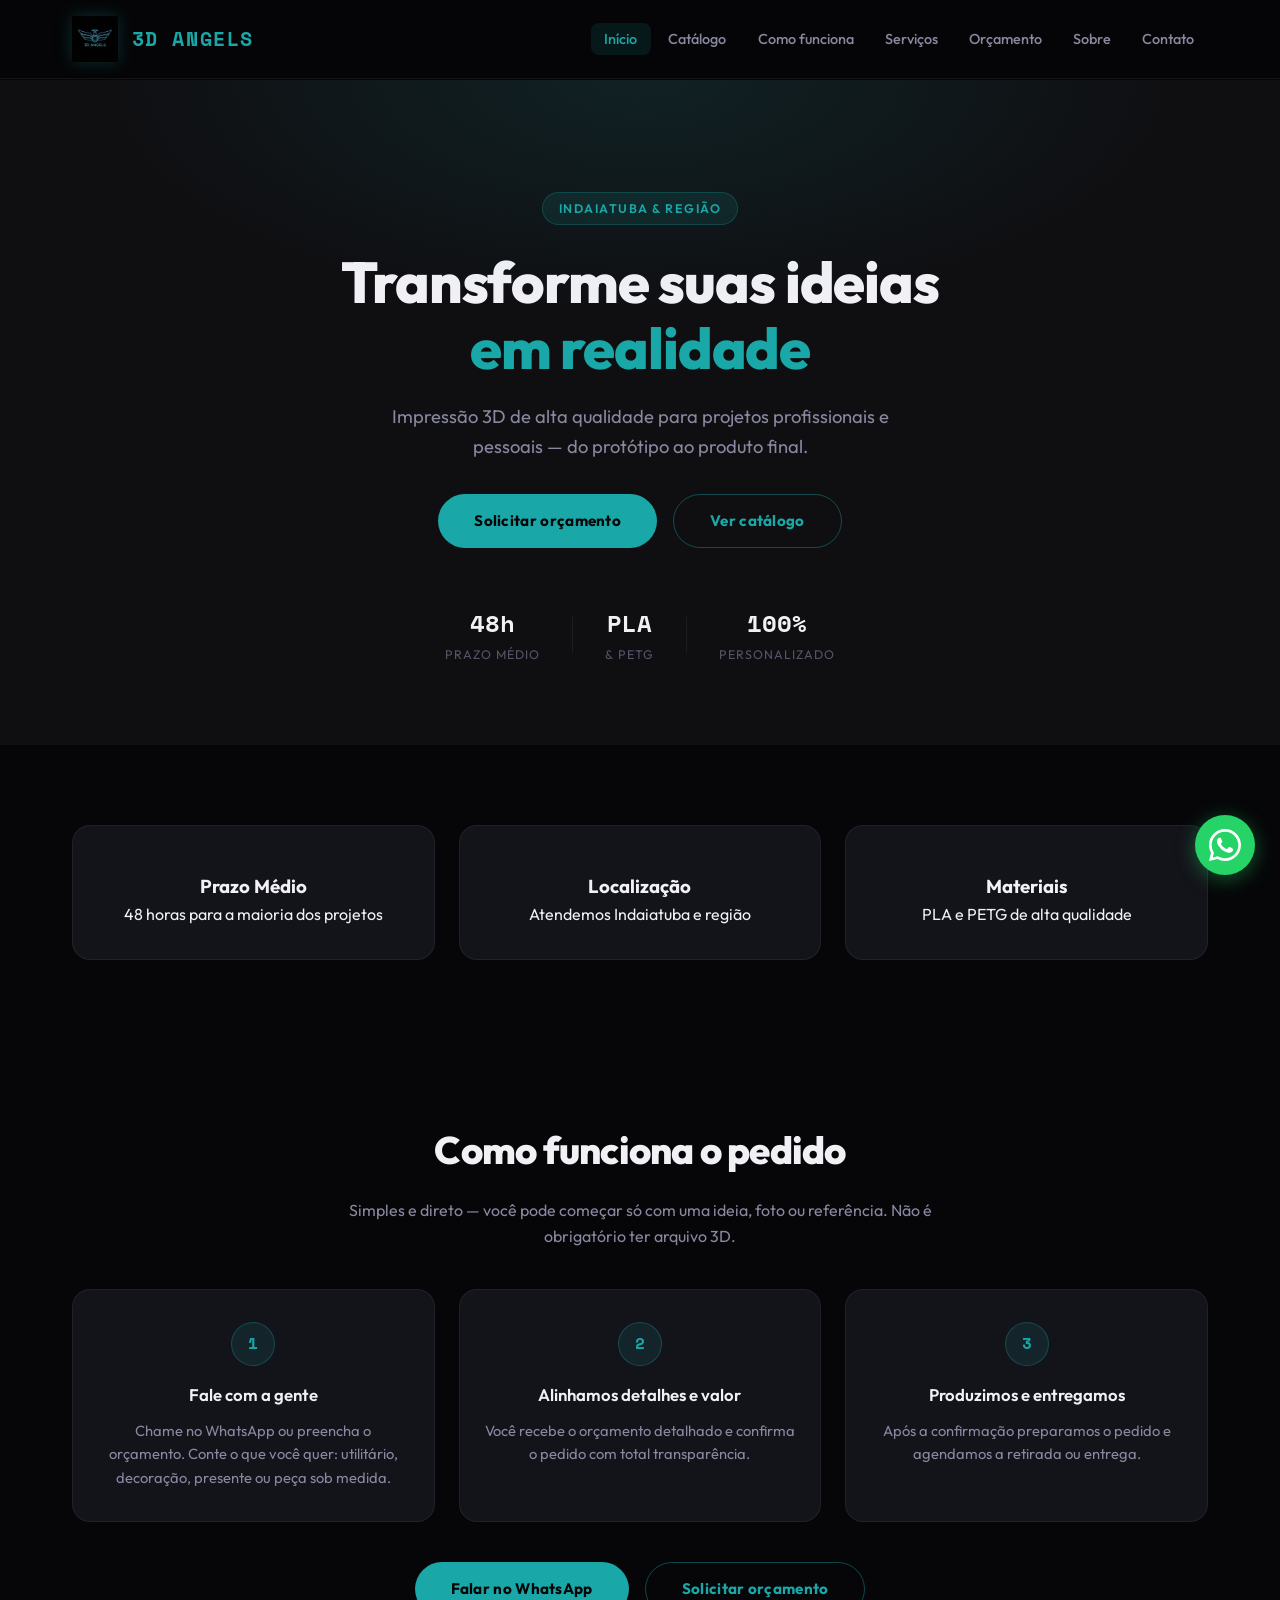
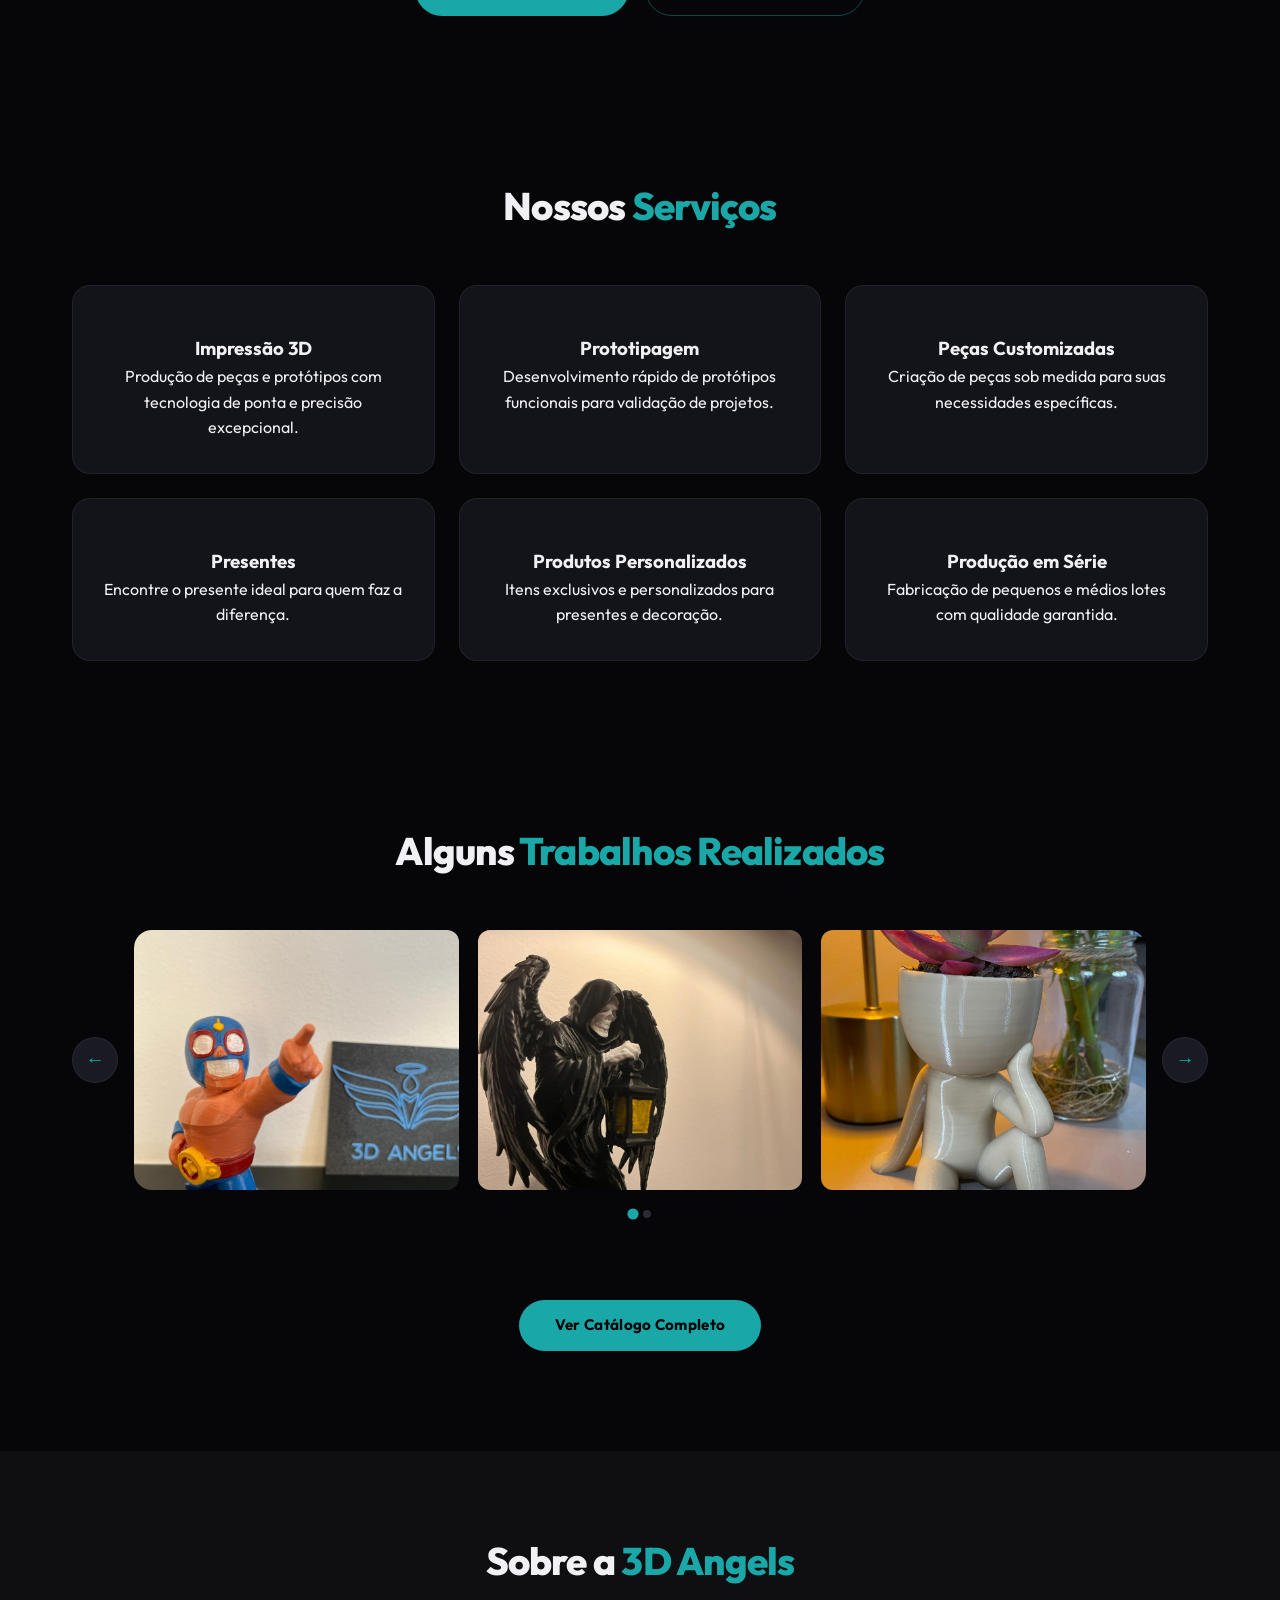
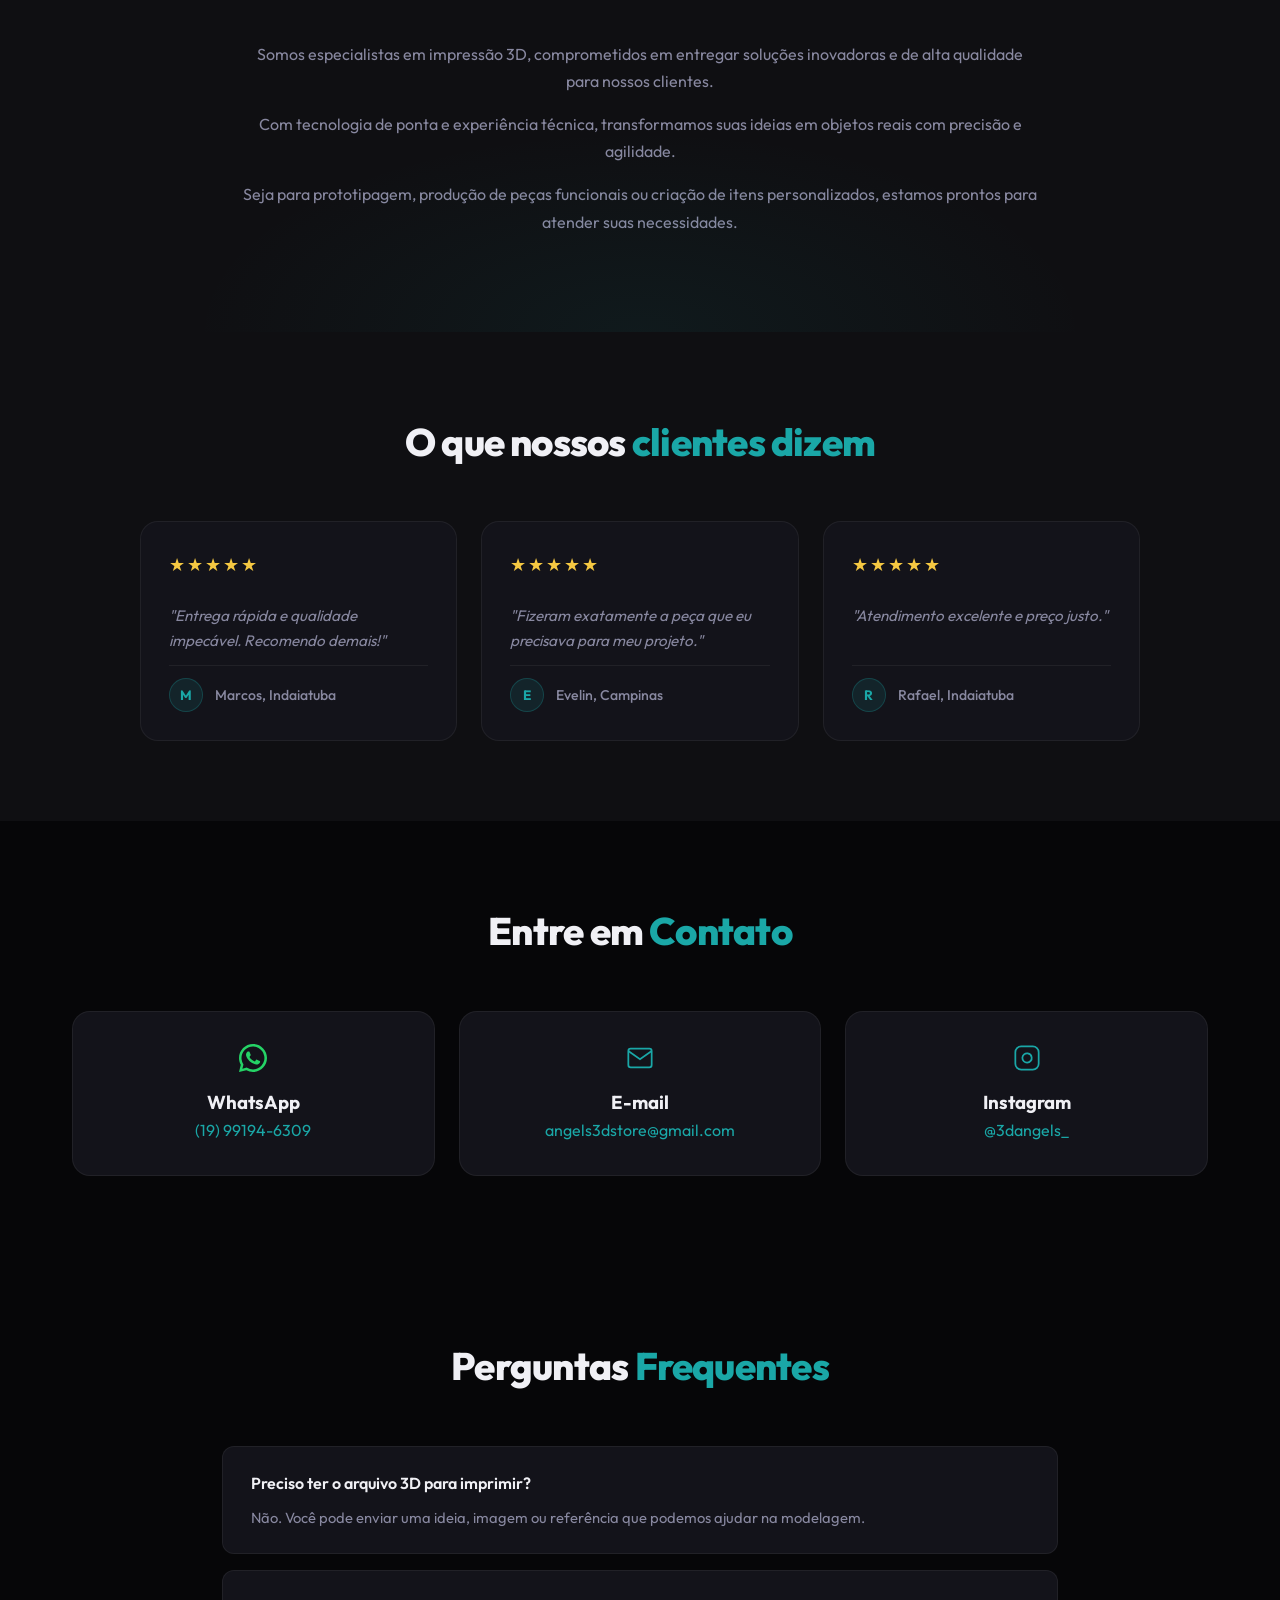
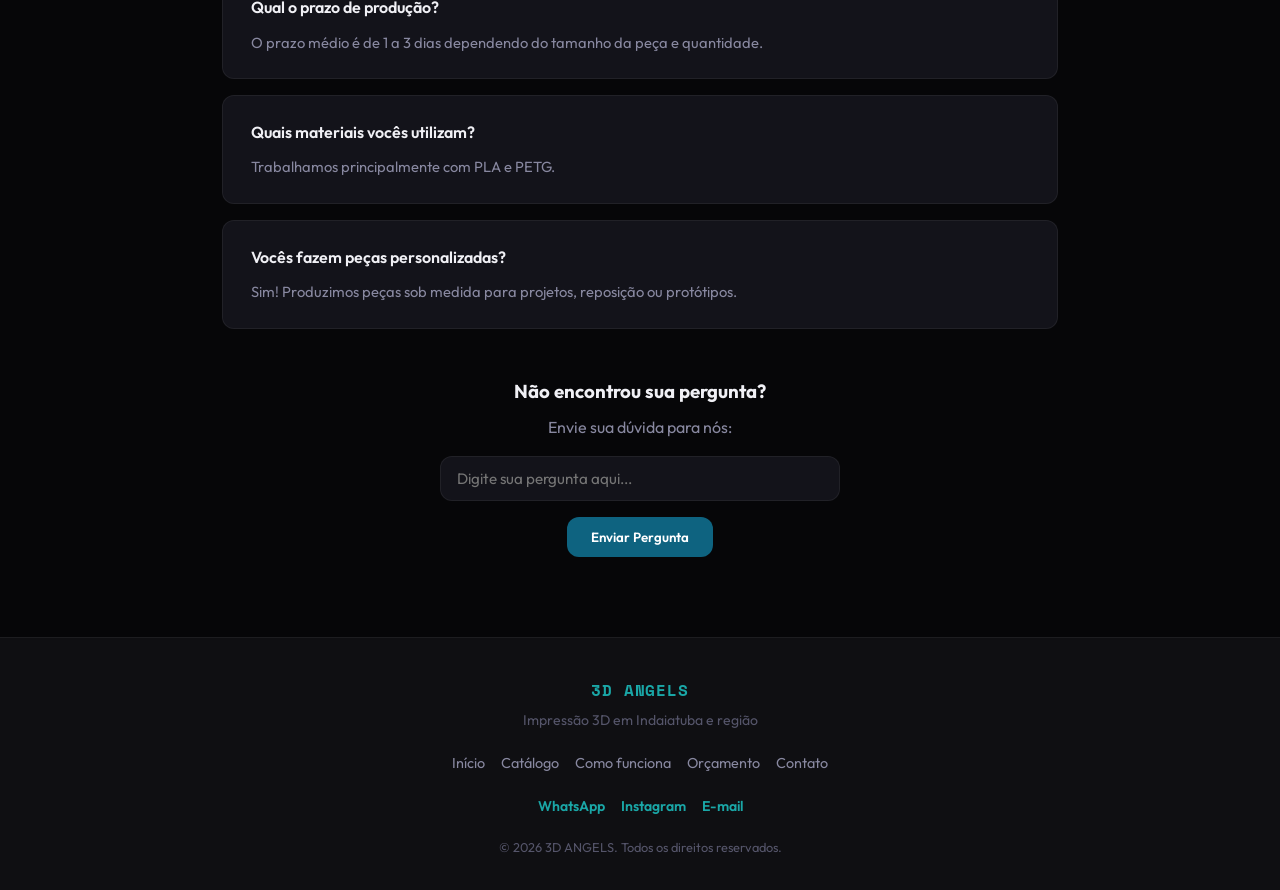
<file: index.html>
<!DOCTYPE html>
<html lang="pt-BR">
<head>
    <meta charset="UTF-8">
    <meta name="viewport" content="width=device-width, initial-scale=1.0, viewport-fit=cover">
    <title>Impressão 3D em Indaiatuba - SP | 3D Angels</title>
    <meta name="description" content="3D Angels - Impressão 3D de alta qualidade em Indaiatuba e região. Peças personalizadas, protótipos, presentes e decoração em PLA e PETG. Solicite seu orçamento!">
    <meta name="keywords" content="impressão 3D Indaiatuba, impressão 3D SP, peças 3D personalizadas, prototipagem, presentes 3D, 3D Angels">
    <meta name="author" content="3D Angels">
    <meta property="og:title" content="Impressão 3D em Indaiatuba | 3D Angels">
    <meta property="og:description" content="Peças 3D personalizadas, protótipos e presentes. Atendemos Indaiatuba e região. Solicite seu orçamento agora!">
    <meta property="og:type" content="website">
    <meta property="og:image" content="img/logo.png">
    <meta property="og:locale" content="pt_BR">
    <meta name="twitter:card" content="summary_large_image">
    <meta name="theme-color" content="#0e6380">
    <link rel="icon" type="image/png" href="img/logo.png">
    <link rel="apple-touch-icon" href="img/logo.png">
    <link rel="stylesheet" href="style.css">
</head>
<body id="top">

<a href="#main-content" class="skip-link">Pular para o conteúdo</a>

<header>
    <nav>
        <div class="logo-container" onclick="location.reload()" style="cursor:pointer;">
            <img src="img/logo.png" alt="Logo 3D Angels" class="logo-img">
            <span class="logo-text">3D ANGELS</span>
        </div>
        <button type="button" class="menu-toggle" onclick="toggleMenu()" aria-label="Abrir ou fechar o menu" aria-expanded="false" aria-controls="navLinks">☰</button>
        <ul class="nav-links" id="navLinks">
            <li><a href="#home">Início</a></li>
            <li><a href="catalogo.html">Catálogo</a></li>
            <li><a href="#como-funciona">Como funciona</a></li>
            <li><a href="#services">Serviços</a></li>
            <li><a href="orcamento.html">Orçamento</a></li>
            <li><a href="#about">Sobre</a></li>
            <li><a href="#contact">Contato</a></li>
        </ul>
    </nav>
</header>

<main id="main-content">

    <!-- ===================== HERO ===================== -->
    <section id="home" class="hero">
        <div class="hero-eyebrow">Indaiatuba & região</div>
        <h1>Transforme suas ideias<br><span>em realidade</span></h1>
        <p>Impressão 3D de alta qualidade para projetos profissionais e pessoais — do protótipo ao produto final.</p>
        <div class="hero-actions">
            <a href="orcamento.html" class="cta-button">Solicitar orçamento</a>
            <a href="catalogo.html" class="cta-button cta-button-secondary">Ver catálogo</a>
        </div>
        <div class="hero-stats">
            <div class="hero-stat">
                <span class="hero-stat-num">48h</span>
                <span class="hero-stat-label">Prazo médio</span>
            </div>
            <div class="hero-stat-divider"></div>
            <div class="hero-stat">
                <span class="hero-stat-num">PLA</span>
                <span class="hero-stat-label">& PETG</span>
            </div>
            <div class="hero-stat-divider"></div>
            <div class="hero-stat">
                <span class="hero-stat-num">100%</span>
                <span class="hero-stat-label">Personalizado</span>
            </div>
        </div>
    </section>

    <!-- ===================== HIGHLIGHTS ===================== -->
    <section class="highlights">
        <div class="highlights-grid">
            <div class="highlight-card fade-in">
                <div class="highlight-icon"></div>
                <h3>Prazo Médio</h3>
                <p>48 horas para a maioria dos projetos</p>
            </div>
            <div class="highlight-card fade-in">
                <div class="highlight-icon"></div>
                <h3>Localização</h3>
                <p>Atendemos Indaiatuba e região</p>
            </div>
            <div class="highlight-card fade-in">
                <div class="highlight-icon"></div>
                <h3>Materiais</h3>
                <p>PLA e PETG de alta qualidade</p>
            </div>
        </div>
    </section>

    <!-- ===================== COMO FUNCIONA ===================== -->
    <section id="como-funciona" class="como-funciona" aria-labelledby="titulo-como-funciona">
        <h2 id="titulo-como-funciona" class="section-title">Como funciona o pedido</h2>
        <p class="como-funciona-intro">Simples e direto — você pode começar só com uma ideia, foto ou referência. Não é obrigatório ter arquivo 3D.</p>
        <div class="passos-grid">
            <div class="passo-card fade-in">
                <span class="passo-num" aria-hidden="true">1</span>
                <h3>Fale com a gente</h3>
                <p>Chame no WhatsApp ou preencha o orçamento. Conte o que você quer: utilitário, decoração, presente ou peça sob medida.</p>
            </div>
            <div class="passo-card fade-in">
                <span class="passo-num" aria-hidden="true">2</span>
                <h3>Alinhamos detalhes e valor</h3>
                <p>Você recebe o orçamento detalhado e confirma o pedido com total transparência.</p>
            </div>
            <div class="passo-card fade-in">
                <span class="passo-num" aria-hidden="true">3</span>
                <h3>Produzimos e entregamos</h3>
                <p>Após a confirmação preparamos o pedido e agendamos a retirada ou entrega.</p>
            </div>
        </div>
        <div class="como-funciona-cta">
            <a href="https://wa.me/5519991946309" class="cta-button" target="_blank" rel="noopener noreferrer">Falar no WhatsApp</a>
            <a href="orcamento.html" class="cta-button cta-button-secondary">Solicitar orçamento</a>
        </div>
    </section>

    <!-- ===================== SERVIÇOS ===================== -->
    <section id="services" class="services">
        <h2 class="section-title">Nossos <span>Serviços</span></h2>
        <div class="services-grid">
            <div class="service-card fade-in">
                <div class="service-icon"></div>
                <h3>Impressão 3D</h3>
                <p>Produção de peças e protótipos com tecnologia de ponta e precisão excepcional.</p>
            </div>
            <div class="service-card fade-in">
                <div class="service-icon"></div>
                <h3>Prototipagem</h3>
                <p>Desenvolvimento rápido de protótipos funcionais para validação de projetos.</p>
            </div>
            <div class="service-card fade-in">
                <div class="service-icon"></div>
                <h3>Peças Customizadas</h3>
                <p>Criação de peças sob medida para suas necessidades específicas.</p>
            </div>
            <div class="service-card fade-in">
                <div class="service-icon"></div>
                <h3>Presentes</h3>
                <p>Encontre o presente ideal para quem faz a diferença.</p>
            </div>
            <div class="service-card fade-in">
                <div class="service-icon"></div>
                <h3>Produtos Personalizados</h3>
                <p>Itens exclusivos e personalizados para presentes e decoração.</p>
            </div>
            <div class="service-card fade-in">
                <div class="service-icon"></div>
                <h3>Produção em Série</h3>
                <p>Fabricação de pequenos e médios lotes com qualidade garantida.</p>
            </div>
        </div>
    </section>

    <!-- ===================== PORTFÓLIO ===================== -->
    <section class="portfolio">
        <h2 class="section-title">Alguns <span>Trabalhos Realizados</span></h2>
        <div class="carousel-wrapper">
            <button type="button" class="carousel-btn prev" onclick="moverCarrossel(-1)" aria-label="Ver imagens anteriores">&#8592;</button>
            <div class="carousel-track" id="carouselTrack">
                <img src="img/portfolio/1.jpeg" alt="Peça impressa 3D" loading="lazy" decoding="async" width="400" height="260">
                <img src="img/portfolio/2.jpeg" alt="Protótipo 3D" loading="lazy" decoding="async" width="400" height="260">
                <img src="img/portfolio/3.jpeg" alt="Produto personalizado 3D" loading="lazy" decoding="async" width="400" height="260">
                <img src="img/portfolio/4.jpeg" alt="Impressão 3D decorativa" loading="lazy" decoding="async" width="400" height="260">
                <img src="img/portfolio/5.jpeg" alt="Peça funcional 3D" loading="lazy" decoding="async" width="400" height="260">
                <img src="img/portfolio/6.jpeg" alt="Produto 3D personalizado" loading="lazy" decoding="async" width="400" height="260">
            </div>
            <button type="button" class="carousel-btn next" onclick="moverCarrossel(1)" aria-label="Ver próximas imagens">&#8594;</button>
        </div>
        <p class="carousel-counter" id="carouselCounter" aria-live="polite" aria-atomic="true" hidden></p>
        <div class="carousel-dots" id="carouselDots"></div>
        <div class="catalogo-btn-container">
            <a href="catalogo.html" class="cta-button">Ver Catálogo Completo</a>
        </div>
    </section>

    <!-- ===================== SOBRE ===================== -->
    <section id="about" class="about">
        <div class="about-content">
            <h2 class="section-title">Sobre a <span>3D Angels</span></h2>
            <p>Somos especialistas em impressão 3D, comprometidos em entregar soluções inovadoras e de alta qualidade para nossos clientes.</p>
            <p>Com tecnologia de ponta e experiência técnica, transformamos suas ideias em objetos reais com precisão e agilidade.</p>
            <p>Seja para prototipagem, produção de peças funcionais ou criação de itens personalizados, estamos prontos para atender suas necessidades.</p>
        </div>
    </section>

    <!-- ===================== DEPOIMENTOS ===================== -->
    <section class="testimonials">
        <h2 class="section-title">O que nossos <span>clientes dizem</span></h2>
        <div class="testimonials-grid">
            <div class="testimonial-card fade-in">
                <div class="stars">★★★★★</div>
                <p>"Entrega rápida e qualidade impecável. Recomendo demais!"</p>
                <div class="testimonial-author">
                    <div class="testimonial-avatar">M</div>
                    <strong>Marcos, Indaiatuba</strong>
                </div>
            </div>
            <div class="testimonial-card fade-in">
                <div class="stars">★★★★★</div>
                <p>"Fizeram exatamente a peça que eu precisava para meu projeto."</p>
                <div class="testimonial-author">
                    <div class="testimonial-avatar">E</div>
                    <strong>Evelin, Campinas</strong>
                </div>
            </div>
            <div class="testimonial-card fade-in">
                <div class="stars">★★★★★</div>
                <p>"Atendimento excelente e preço justo."</p>
                <div class="testimonial-author">
                    <div class="testimonial-avatar">R</div>
                    <strong>Rafael, Indaiatuba</strong>
                </div>
            </div>
        </div>
    </section>

    <!-- ===================== CONTATO ===================== -->
    <section id="contact" class="contact">
        <h2 class="section-title">Entre em <span>Contato</span></h2>
        <div class="contact-info">
            <div class="contact-card fade-in">
                <div class="contact-icon">
                    <svg width="28" height="28" viewBox="0 0 24 24" fill="#25D366"><path d="M17.472 14.382c-.297-.149-1.758-.867-2.03-.967-.273-.099-.471-.148-.67.15-.197.297-.767.966-.94 1.164-.173.199-.347.223-.644.075-.297-.15-1.255-.463-2.39-1.475-.883-.788-1.48-1.761-1.653-2.059-.173-.297-.018-.458.13-.606.134-.133.298-.347.446-.52.149-.174.198-.298.298-.497.099-.198.05-.371-.025-.52-.075-.149-.669-1.612-.916-2.207-.242-.579-.487-.5-.669-.51-.173-.008-.371-.01-.57-.01-.198 0-.52.074-.792.372-.272.297-1.04 1.016-1.04 2.479 0 1.462 1.065 2.875 1.213 3.074.149.198 2.096 3.2 5.077 4.487.709.306 1.262.489 1.694.625.712.227 1.36.195 1.871.118.571-.085 1.758-.719 2.006-1.413.248-.694.248-1.289.173-1.413-.074-.124-.272-.198-.57-.347z"/><path d="M12 0C5.373 0 0 5.373 0 12c0 2.127.558 4.126 1.535 5.858L0 24l6.302-1.513A11.946 11.946 0 0 0 12 24c6.627 0 12-5.373 12-12S18.627 0 12 0zm0 21.818a9.818 9.818 0 0 1-5.006-1.373l-.36-.214-3.737.897.934-3.62-.235-.372A9.818 9.818 0 1 1 12 21.818z"/></svg>
                </div>
                <h3>WhatsApp</h3>
                <a href="https://wa.me/5519991946309" target="_blank" rel="noopener noreferrer">(19) 99194-6309</a>
            </div>
            <div class="contact-card fade-in">
                <div class="contact-icon">
                    <svg width="28" height="28" viewBox="0 0 24 24" fill="none" stroke="var(--neon-blue)" stroke-width="1.5"><path d="M4 4h16c1.1 0 2 .9 2 2v12c0 1.1-.9 2-2 2H4c-1.1 0-2-.9-2-2V6c0-1.1.9-2 2-2z"/><polyline points="22,6 12,13 2,6"/></svg>
                </div>
                <h3>E-mail</h3>
                <a href="mailto:angels3dstore@gmail.com">angels3dstore@gmail.com</a>
            </div>
            <div class="contact-card fade-in">
                <div class="contact-icon">
                    <svg width="28" height="28" viewBox="0 0 24 24" fill="none" stroke="var(--neon-blue)" stroke-width="1.5"><rect x="2" y="2" width="20" height="20" rx="5"/><path d="M16 11.37A4 4 0 1 1 12.63 8 4 4 0 0 1 16 11.37z"/><line x1="17.5" y1="6.5" x2="17.51" y2="6.5"/></svg>
                </div>
                <h3>Instagram</h3>
                <a href="https://www.instagram.com/3dangels_" target="_blank" rel="noopener noreferrer">@3dangels_</a>
            </div>
        </div>
    </section>

    <!-- ===================== FAQ ===================== -->
    <section class="faq">
        <h2 class="section-title">Perguntas <span>Frequentes</span></h2>
        <div class="faq-container">
            <div class="faq-item">
                <h3>Preciso ter o arquivo 3D para imprimir?</h3>
                <p>Não. Você pode enviar uma ideia, imagem ou referência que podemos ajudar na modelagem.</p>
            </div>
            <div class="faq-item">
                <h3>Qual o prazo de produção?</h3>
                <p>O prazo médio é de 1 a 3 dias dependendo do tamanho da peça e quantidade.</p>
            </div>
            <div class="faq-item">
                <h3>Quais materiais vocês utilizam?</h3>
                <p>Trabalhamos principalmente com PLA e PETG.</p>
            </div>
            <div class="faq-item">
                <h3>Vocês fazem peças personalizadas?</h3>
                <p>Sim! Produzimos peças sob medida para projetos, reposição ou protótipos.</p>
            </div>
        </div>
        <div class="faq-pergunta">
            <h3>Não encontrou sua pergunta?</h3>
            <p>Envie sua dúvida para nós:</p>
            <input type="text" id="perguntaCliente" placeholder="Digite sua pergunta aqui...">
            <button onclick="enviarPergunta()">Enviar Pergunta</button>
        </div>
    </section>

</main>

<footer class="site-footer">
    <div class="footer-inner">
        <div class="footer-brand">
            <strong>3D ANGELS</strong>
            <span>Impressão 3D em Indaiatuba e região</span>
        </div>
        <nav class="footer-nav" aria-label="Links do rodapé">
            <a href="#home">Início</a>
            <a href="catalogo.html">Catálogo</a>
            <a href="#como-funciona">Como funciona</a>
            <a href="orcamento.html">Orçamento</a>
            <a href="#contact">Contato</a>
        </nav>
        <div class="footer-social">
            <a href="https://wa.me/5519991946309" target="_blank" rel="noopener noreferrer">WhatsApp</a>
            <a href="https://www.instagram.com/3dangels_" target="_blank" rel="noopener noreferrer">Instagram</a>
            <a href="mailto:angels3dstore@gmail.com">E-mail</a>
        </div>
        <p class="footer-copy">&copy; 2026 3D ANGELS. Todos os direitos reservados.</p>
    </div>
</footer>

<a href="#top" class="back-to-top" aria-label="Voltar ao topo" aria-hidden="true" tabindex="-1"><span aria-hidden="true">↑</span></a>

<a href="https://wa.me/5519991946309" class="whatsapp-float" target="_blank" rel="noopener noreferrer" title="Fale conosco no WhatsApp">
    <svg xmlns="http://www.w3.org/2000/svg" viewBox="0 0 32 32" width="32" height="32" fill="white">
        <path d="M16 0C7.163 0 0 7.163 0 16c0 2.822.736 5.466 2.027 7.761L0 32l8.481-2.003A15.93 15.93 0 0 0 16 32c8.837 0 16-7.163 16-16S24.837 0 16 0zm0 29.333a13.27 13.27 0 0 1-6.748-1.833l-.484-.287-5.033 1.188 1.227-4.895-.317-.502A13.267 13.267 0 0 1 2.667 16C2.667 8.636 8.636 2.667 16 2.667S29.333 8.636 29.333 16 23.364 29.333 16 29.333zm7.273-9.926c-.398-.199-2.354-1.162-2.719-1.294-.365-.133-.631-.199-.897.199-.266.398-1.029 1.294-1.261 1.56-.232.266-.465.299-.863.1-.398-.199-1.681-.62-3.203-1.977-1.184-1.056-1.983-2.36-2.215-2.758-.232-.398-.025-.613.174-.811.179-.178.398-.465.597-.698.199-.232.266-.398.398-.664.133-.266.066-.498-.033-.697-.1-.199-.897-2.162-1.229-2.96-.324-.778-.653-.673-.897-.686l-.764-.013c-.266 0-.697.1-1.063.498-.365.398-1.394 1.362-1.394 3.322s1.427 3.853 1.626 4.119c.199.266 2.808 4.287 6.803 6.013.951.411 1.693.657 2.271.841.954.304 1.822.261 2.508.158.765-.114 2.354-.962 2.686-1.891.332-.929.332-1.726.232-1.891-.099-.166-.365-.266-.763-.465z"/>
    </svg>
</a>

<script type="application/ld+json">
{
    "@context": "https://schema.org",
    "@type": "LocalBusiness",
    "name": "3D Angels",
    "description": "Impressão 3D de alta qualidade em Indaiatuba e região. Peças personalizadas, protótipos e presentes em PLA e PETG.",
    "email": "angels3dstore@gmail.com",
    "telephone": "+55-19-99194-6309",
    "image": "img/logo.png",
    "areaServed": {
        "@type": "AdministrativeArea",
        "name": "Indaiatuba e região, São Paulo"
    },
    "sameAs": ["https://www.instagram.com/3dangels_"]
}
</script>

<script src="js/back-to-top.js"></script>
<script src="js/Faq.js"></script>
<script src="js/main.js"></script>
<script>
    function toggleMenu() {
        var navLinks = document.getElementById('navLinks');
        var btn = document.querySelector('.menu-toggle');
        navLinks.classList.toggle('active');
        if (btn) btn.setAttribute('aria-expanded', navLinks.classList.contains('active'));
    }
</script>

</body>
</html>
</file>
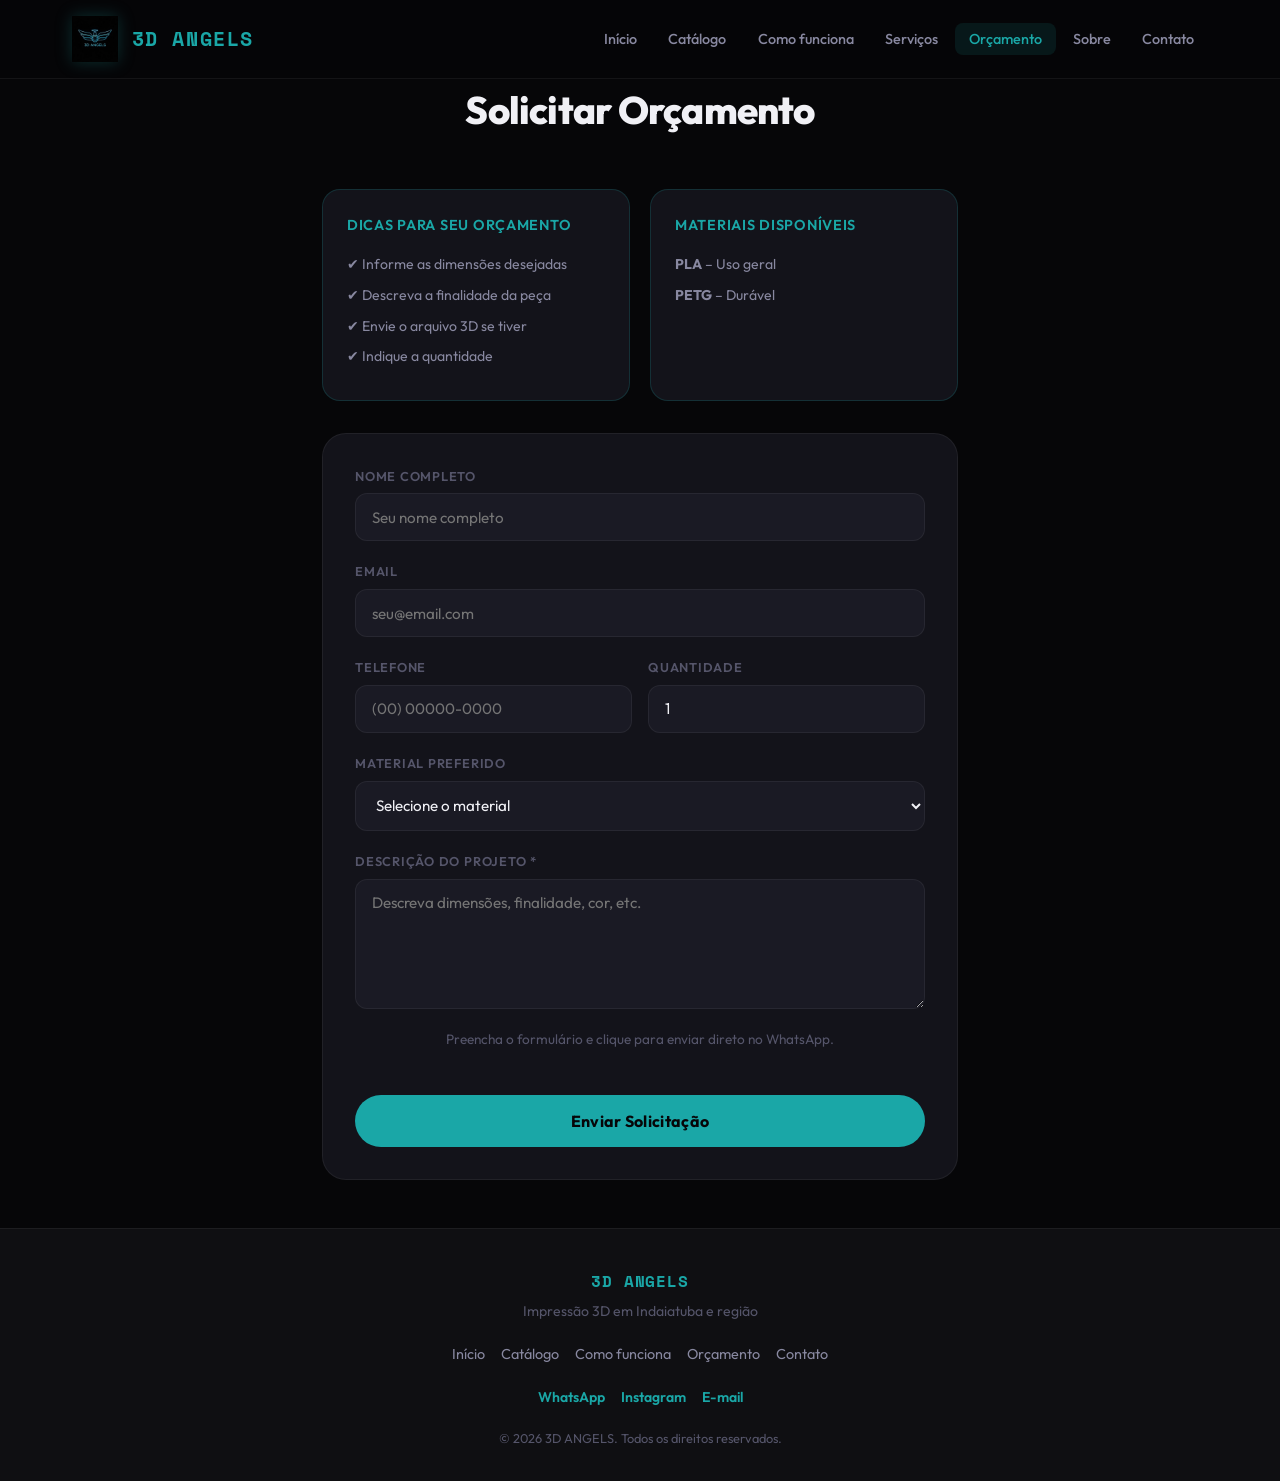
<file: orcamento.html>
<!DOCTYPE html>
<html lang="pt-BR">
<head>
    <meta charset="UTF-8">
    <title>Solicite um Orçamento | 3D Angels</title>
    <meta name="viewport" content="width=device-width, initial-scale=1.0, viewport-fit=cover">
    <meta name="description" content="Solicite orçamento de impressão 3D com a 3D Angels — Indaiatuba e região. Envie detalhes da peça e receba retorno rápido.">
    <meta name="theme-color" content="#0e6380">
    <link rel="icon" type="image/png" href="img/logo.png">
    <link rel="stylesheet" href="style.css">
</head>
<body id="top">

<a href="#main-content" class="skip-link">Pular para o conteúdo</a>

<header>
    <nav>
        <div class="logo-container" onclick="window.location.href='index.html'" style="cursor:pointer;">
            <img src="img/logo.png" alt="Logo 3D Angels" class="logo-img">
            <span class="logo-text">3D ANGELS</span>
        </div>
        <button type="button" class="menu-toggle" onclick="toggleMenu()" aria-label="Abrir ou fechar o menu" aria-expanded="false" aria-controls="navLinks">☰</button>
        <ul class="nav-links" id="navLinks">
            <li><a href="index.html">Início</a></li>
            <li><a href="catalogo.html">Catálogo</a></li>
            <li><a href="index.html#como-funciona">Como funciona</a></li>
            <li><a href="index.html#services">Serviços</a></li>
            <li><a href="orcamento.html" class="active">Orçamento</a></li>
            <li><a href="index.html#about">Sobre</a></li>
            <li><a href="index.html#contact">Contato</a></li>
        </ul>
    </nav>
</header>

<section class="orcamento" id="main-content">
    <h2 class="section-title">Solicitar Orçamento</h2>

    <!-- DICAS (aparece acima do form no mobile) -->
    <div class="orcamento-dicas">
        <div class="dica-bloco">
            <h4>Dicas para seu orçamento</h4>
            <ul>
                <li>✔ Informe as dimensões desejadas</li>
                <li>✔ Descreva a finalidade da peça</li>
                <li>✔ Envie o arquivo 3D se tiver</li>
                <li>✔ Indique a quantidade</li>
            </ul>
        </div>
        <div class="dica-bloco">
            <h4>Materiais disponíveis</h4>
            <div class="materiais-grid">
                <span><strong>PLA</strong> – Uso geral</span>
                <span><strong>PETG</strong> – Durável</span>
            </div>
        </div>
    </div>

    <!-- FORMULÁRIO -->
    <form class="orcamento-form"
        id="formOrcamento"
        action="https://formsubmit.co/angels3dstore@gmail.com"
        method="POST"
    >
        <input type="hidden" name="_subject" value="Novo Orçamento - 3D Angels">
        <input type="hidden" name="_captcha" value="false">
        <input type="hidden" name="_template" value="table">

        <div class="form-group">
            <label>Nome Completo </label>
            <input id="nome" name="Nome" type="text" required placeholder="Seu nome completo">
        </div>

        <div class="form-group">
            <label>Email </label>
            <input id="email" name="Email" type="email" required placeholder="seu@email.com">
        </div>

        <div class="form-row">
            <div class="form-group">
                <label>Telefone</label>
                <input id="telefone" name="Telefone" type="tel" placeholder="(00) 00000-0000">
            </div>
            <div class="form-group">
                <label>Quantidade</label>
                <input id="quantidade" name="Quantidade" type="number" value="1" min="1">
            </div>
        </div>

        <div class="form-group">
            <label>Material Preferido</label>
            <select id="material" name="Material">
                <option>Selecione o material</option>
                <option>PLA</option>
                <option>PETG</option>
            </select>
        </div>

        <div class="form-group">
            <label>Descrição do Projeto *</label>
            <textarea id="descricao" name="Descricao" required placeholder="Descreva dimensões, finalidade, cor, etc."></textarea>
        </div>

        <p class="whatsapp-helper">Preencha o formulário e clique para enviar direto no WhatsApp.</p>

        <button type="button" class="cta-button full" id="btnEnviar">
             Enviar Solicitação
        </button>
    </form>
</section>

<footer class="site-footer">
    <div class="footer-inner">
        <div class="footer-brand">
            <strong>3D ANGELS</strong>
            <span>Impressão 3D em Indaiatuba e região</span>
        </div>
        <nav class="footer-nav" aria-label="Links do rodapé">
            <a href="index.html">Início</a>
            <a href="catalogo.html">Catálogo</a>
            <a href="index.html#como-funciona">Como funciona</a>
            <a href="orcamento.html">Orçamento</a>
            <a href="index.html#contact">Contato</a>
        </nav>
        <div class="footer-social">
            <a href="https://wa.me/5519991946309" target="_blank" rel="noopener noreferrer">WhatsApp</a>
            <a href="https://www.instagram.com/3dangels_" target="_blank" rel="noopener noreferrer">Instagram</a>
            <a href="mailto:angels3dstore@gmail.com">E-mail</a>
        </div>
        <p class="footer-copy">&copy; 2026 3D ANGELS. Todos os direitos reservados.</p>
    </div>
</footer>

<a href="#top" class="back-to-top" aria-label="Voltar ao topo" aria-hidden="true" tabindex="-1"><span aria-hidden="true">↑</span></a>

<script src="js/back-to-top.js"></script>
<script src="js/orcamento.js"></script>
<script>
    function toggleMenu() {
        var navLinks = document.getElementById('navLinks');
        var btn = document.querySelector('.menu-toggle');
        navLinks.classList.toggle('active');
        if (btn) btn.setAttribute('aria-expanded', navLinks.classList.contains('active'));
    }
</script>

<!-- Pop-up: campos obrigatórios -->
<div id="popup-validacao" role="dialog" aria-modal="true" aria-labelledby="popup-val-titulo"
  style="display:none; position:fixed; inset:0; background:rgba(0,0,0,0.5);
         z-index:9999; align-items:center; justify-content:center; padding:1rem;">
  <div style="background:#fff; border-radius:12px; padding:2rem 1.75rem;
              max-width:360px; width:100%;">
    <div style="display:flex; align-items:center; gap:10px; margin-bottom:1rem;">
      <div style="width:36px; height:36px; border-radius:50%; background:#FAECE7;
                  display:flex; align-items:center; justify-content:center; flex-shrink:0;">
        <svg width="16" height="16" viewBox="0 0 16 16" fill="none">
          <path d="M8 2a6 6 0 100 12A6 6 0 008 2zm0 3.5a.75.75 0 01.75.75v2.5a.75.75 0 01-1.5 0v-2.5A.75.75 0 018 5.5zm0 6a.875.875 0 110-1.75.875.875 0 010 1.75z" fill="#D85A30"/>
        </svg>
      </div>
      <h2 id="popup-val-titulo" style="font-size:16px; font-weight:600; margin:0; color:#111;">
        Campos obrigatórios
      </h2>
    </div>
    <p style="font-size:14px; color:#555; margin:0 0 1rem; line-height:1.6;">
      Por favor, preencha os campos abaixo antes de enviar:
    </p>
    <ul id="popup-campos-lista"
      style="margin:0 0 1.25rem; padding:0; list-style:none; display:flex; flex-direction:column; gap:6px;">
    </ul>
    <button onclick="fecharPopup('popup-validacao')"
      style="width:100%; padding:10px; background:#0e6380; color:#fff; border:none;
             border-radius:8px; font-size:14px; font-weight:500; cursor:pointer;">
      Entendido, vou preencher
    </button>
  </div>
</div>

<!-- Pop-up: sucesso -->
<div id="popup-sucesso" role="dialog" aria-modal="true" aria-labelledby="popup-suc-titulo"
  style="display:none; position:fixed; inset:0; background:rgba(0,0,0,0.5);
         z-index:9999; align-items:center; justify-content:center; padding:1rem;">
  <div style="background:#fff; border-radius:12px; padding:2rem 1.75rem;
              max-width:360px; width:100%; text-align:center;">
    <div style="width:48px; height:48px; border-radius:50%; background:#EAF3DE;
                display:flex; align-items:center; justify-content:center; margin:0 auto 1rem;">
      <svg width="22" height="22" viewBox="0 0 22 22" fill="none">
        <path d="M5 11.5l4.5 4.5 7.5-8" stroke="#3B6D11" stroke-width="2" stroke-linecap="round" stroke-linejoin="round"/>
      </svg>
    </div>
    <h2 id="popup-suc-titulo" style="font-size:16px; font-weight:600; margin:0 0 0.5rem; color:#111;">
      Orçamento enviado!
    </h2>
    <p style="font-size:14px; color:#555; margin:0 0 1.25rem; line-height:1.6;">
      Recebemos sua solicitação por e-mail e o WhatsApp foi aberto para você acompanhar em tempo real.
    </p>
    <button onclick="fecharPopup('popup-sucesso')"
      style="width:100%; padding:10px; background:#0e6380; color:#fff; border:none;
             border-radius:8px; font-size:14px; font-weight:500; cursor:pointer;">
      Fechar
    </button>
  </div>
</div>

</body>
</html>
</file>
<file: style.css>
/* ===================== FONTS ===================== */
@import url('https://fonts.googleapis.com/css2?family=Outfit:wght@300;400;500;600;700;800&family=Space+Mono:wght@400;700&display=swap');

/* ===================== RESET ===================== */
*, *::before, *::after {
    margin: 0;
    padding: 0;
    box-sizing: border-box;
}

html {
    scroll-behavior: smooth;
    -webkit-text-size-adjust: 100%;
    text-size-adjust: 100%;
}

@media (prefers-reduced-motion: reduce) {
    html { scroll-behavior: auto; }
    .fade-in { transition: none; }
    .back-to-top { transition: none; }
    .passo-card { transition: none; }
    .passo-card:hover { transform: none; }
}

/* ===================== VARIÁVEIS ===================== */
:root {
    --neon-blue:   #1aa7a7;
    --dark-blue:   #0e6380;
    --black:       #060608;
    --dark-gray:   #0f0f12;
    --card-bg:     #13131a;
    --card-border: rgba(255,255,255,0.06);
    --surface:     #1a1a24;
    --light-gray:  #2a2a35;
    --text-primary:   #f0f0f5;
    --text-secondary: #8888a0;
    --text-muted:     #55556a;
    --accent:      #1aa7a7;
    --accent-dim:  rgba(26,167,167,0.12);
    --accent-glow: rgba(26,167,167,0.25);
    --green:       #25D366;
    --radius-sm:   8px;
    --radius-md:   12px;
    --radius-lg:   18px;
    --radius-xl:   24px;
}

/* ===================== BASE ===================== */
body {
    font-family: 'Outfit', sans-serif;
    background-color: var(--black);
    color: var(--text-primary);
    line-height: 1.6;
    overflow-x: hidden;
    -webkit-font-smoothing: antialiased;
}

/* ===================== ACESSIBILIDADE ===================== */
.skip-link {
    position: absolute;
    left: -9999px;
    z-index: 10000;
    padding: 0.75rem 1.25rem;
    background: var(--neon-blue);
    color: var(--black);
    font-weight: bold;
    text-decoration: none;
    border-radius: 0 0 8px 0;
}
.skip-link:focus { left: 0; top: 0; outline: 2px solid #fff; outline-offset: 2px; }

:focus-visible { outline: 2px solid var(--neon-blue); outline-offset: 2px; }
.skip-link:focus-visible { outline: 2px solid #fff; }

/* ===================== BACK TO TOP ===================== */
.back-to-top {
    position: fixed;
    bottom: 100px;
    left: 22px;
    z-index: 9998;
    width: 44px;
    height: 44px;
    display: flex;
    align-items: center;
    justify-content: center;
    border-radius: 50%;
    background: var(--surface);
    border: 1px solid var(--card-border);
    color: var(--neon-blue);
    font-size: 1.1rem;
    font-weight: bold;
    text-decoration: none;
    opacity: 0;
    visibility: hidden;
    pointer-events: none;
    transform: translateY(10px);
    transition: opacity 0.25s, transform 0.25s, visibility 0.25s, background 0.2s;
}
.back-to-top.is-visible {
    opacity: 1;
    visibility: visible;
    pointer-events: auto;
    transform: translateY(0);
}
.back-to-top.is-visible:hover {
    background: var(--accent-dim);
    transform: translateY(-3px);
}

/* ===================== HEADER ===================== */
header {
    background: rgba(6,6,8,0.85);
    backdrop-filter: blur(20px);
    -webkit-backdrop-filter: blur(20px);
    padding: 1rem 0;
    position: fixed;
    width: 100%;
    top: 0;
    z-index: 1000;
    border-bottom: 1px solid var(--card-border);
}

nav {
    position: relative;
    max-width: 1200px;
    margin: 0 auto;
    display: flex;
    justify-content: space-between;
    align-items: center;
    padding: 0 2rem;
}

.logo-container {
    display: flex;
    align-items: center;
    gap: 0.85rem;
}
.logo-img {
    height: 46px;
    filter: drop-shadow(0 0 8px var(--accent-glow));
}
.logo-text {
    font-family: 'Space Mono', monospace;
    font-size: 1.25rem;
    font-weight: 700;
    color: var(--neon-blue);
    letter-spacing: 0.08em;
}

.nav-links {
    display: flex;
    gap: 0.25rem;
    list-style: none;
}
.nav-links a {
    color: var(--text-secondary);
    text-decoration: none;
    font-size: 0.9rem;
    font-weight: 500;
    padding: 0.45rem 0.85rem;
    border-radius: var(--radius-sm);
    transition: color 0.2s, background 0.2s;
}
.nav-links a:hover,
.nav-links a.active {
    color: var(--text-primary);
    background: var(--accent-dim);
}
.nav-links a.active { color: var(--neon-blue); }

.menu-toggle {
    display: none;
    background: none;
    border: none;
    color: var(--neon-blue);
    font-size: 1.6rem;
    cursor: pointer;
    padding: 0.2rem 0.5rem;
}

/* ===================== HERO ===================== */
.hero {
    margin-top: 80px;
    padding: 7rem 2rem 5rem;
    background: var(--dark-gray);
    text-align: center;
    position: relative;
    overflow: hidden;
}
.hero::before {
    content: '';
    position: absolute;
    inset: 0;
    background:
        radial-gradient(ellipse 60% 50% at 50% 0%, rgba(26,167,167,0.12) 0%, transparent 70%);
    pointer-events: none;
}
.hero h1 {
    font-size: clamp(2.2rem, 5vw, 3.6rem);
    font-weight: 800;
    color: var(--text-primary);
    line-height: 1.15;
    margin-bottom: 1.25rem;
    letter-spacing: -0.02em;
}
.hero h1 span {
    color: var(--neon-blue);
}
.hero p {
    font-size: 1.15rem;
    color: var(--text-secondary);
    max-width: 560px;
    margin: 0 auto;
    line-height: 1.65;
}

/* ===================== BOTÃO CTA ===================== */
.cta-button {
    display: inline-flex;
    align-items: center;
    justify-content: center;
    margin-top: 2rem;
    padding: 0.85rem 2.25rem;
    background: var(--neon-blue);
    border-radius: 50px;
    color: var(--black);
    text-decoration: none;
    font-weight: 700;
    font-size: 0.95rem;
    letter-spacing: 0.02em;
    transition: opacity 0.2s, transform 0.2s, box-shadow 0.2s;
    box-shadow: 0 0 0 0 var(--accent-glow);
}
.cta-button:hover {
    opacity: 0.9;
    transform: translateY(-2px);
    box-shadow: 0 8px 28px var(--accent-glow);
}
.cta-button-secondary {
    background: transparent;
    border: 1.5px solid rgba(26,167,167,0.4);
    color: var(--neon-blue);
    box-shadow: none;
}
.cta-button-secondary:hover {
    background: var(--accent-dim);
    border-color: var(--neon-blue);
    opacity: 1;
}

/* ===================== SECTION TITLE ===================== */
.section-title {
    text-align: center;
    font-size: clamp(1.75rem, 3.5vw, 2.4rem);
    font-weight: 800;
    color: var(--text-primary);
    margin-bottom: 3rem;
    letter-spacing: -0.02em;
}
.section-title span { color: var(--neon-blue); }

/* ===================== HIGHLIGHTS ===================== */
.highlights {
    padding: 5rem 2rem;
    max-width: 1200px;
    margin: auto;
}
.highlights-grid {
    display: grid;
    grid-template-columns: repeat(auto-fit, minmax(220px, 1fr));
    gap: 1.5rem;
}
.highlight-card {
    background: var(--card-bg);
    padding: 2rem 1.5rem;
    border-radius: var(--radius-lg);
    text-align: center;
    border: 1px solid var(--card-border);
    transition: border-color 0.2s, transform 0.2s;
}
.highlight-card:hover {
    border-color: rgba(26,167,167,0.3);
    transform: translateY(-3px);
}

/* ===================== COMO FUNCIONA ===================== */
.como-funciona {
    padding: 5rem 2rem;
    max-width: 1200px;
    margin: auto;
}
.como-funciona-intro {
    text-align: center;
    color: var(--text-secondary);
    max-width: 600px;
    margin: -2rem auto 2.5rem;
    font-size: 1rem;
    line-height: 1.6;
}
.passos-grid {
    display: grid;
    grid-template-columns: repeat(auto-fit, minmax(260px, 1fr));
    gap: 1.5rem;
}
.passo-card {
    background: var(--card-bg);
    padding: 2rem 1.5rem;
    border-radius: var(--radius-lg);
    text-align: center;
    border: 1px solid var(--card-border);
    transition: border-color 0.2s, transform 0.3s;
}
.passo-card:hover {
    border-color: rgba(26,167,167,0.3);
    transform: translateY(-4px);
}
.passo-num {
    display: inline-flex;
    width: 44px;
    height: 44px;
    align-items: center;
    justify-content: center;
    background: var(--accent-dim);
    border: 1px solid rgba(26,167,167,0.3);
    color: var(--neon-blue);
    font-family: 'Space Mono', monospace;
    font-weight: 700;
    border-radius: 50%;
    margin-bottom: 1rem;
    font-size: 1rem;
}
.passo-card h3 {
    color: var(--text-primary);
    margin-bottom: 0.6rem;
    font-size: 1.05rem;
    font-weight: 600;
}
.passo-card p {
    color: var(--text-secondary);
    font-size: 0.92rem;
    line-height: 1.6;
}
.como-funciona-cta {
    display: flex;
    flex-wrap: wrap;
    gap: 1rem;
    justify-content: center;
    margin-top: 2.5rem;
}
.como-funciona-cta .cta-button { margin-top: 0; }

/* ===================== SERVIÇOS ===================== */
.services {
    padding: 5rem 2rem;
    max-width: 1200px;
    margin: auto;
}
.services-grid {
    display: grid;
    grid-template-columns: repeat(auto-fit, minmax(280px, 1fr));
    gap: 1.5rem;
}
.service-card {
    background: var(--card-bg);
    padding: 2rem 1.75rem;
    border-radius: var(--radius-lg);
    text-align: center;
    border: 1px solid var(--card-border);
    transition: border-color 0.2s, transform 0.3s;
}
.service-card:hover {
    border-color: rgba(26,167,167,0.3);
    transform: translateY(-5px);
}

/* ===================== PORTFÓLIO ===================== */
.portfolio {
    padding: 5rem 2rem;
    max-width: 1200px;
    margin: auto;
}
.carousel-wrapper {
    position: relative;
    display: flex;
    align-items: center;
    gap: 1rem;
}
.carousel-track {
    display: flex;
    overflow: hidden;
    gap: 1.2rem;
    width: 100%;
    border-radius: var(--radius-lg);
}
.carousel-track img {
    flex: 0 0 calc(33.333% - 0.8rem);
    height: 260px;
    object-fit: cover;
    border-radius: var(--radius-md);
    transition: transform 0.3s, box-shadow 0.3s;
}
.carousel-track img:hover {
    transform: scale(1.03);
    box-shadow: 0 8px 32px rgba(26,167,167,0.2);
}
.carousel-btn {
    background: var(--surface);
    border: 1px solid var(--card-border);
    color: var(--neon-blue);
    font-size: 1.2rem;
    width: 46px;
    height: 46px;
    border-radius: 50%;
    cursor: pointer;
    flex-shrink: 0;
    transition: background 0.2s, border-color 0.2s, transform 0.2s;
    display: flex;
    align-items: center;
    justify-content: center;
}
.carousel-btn:hover {
    background: var(--accent-dim);
    border-color: var(--neon-blue);
    transform: scale(1.08);
}
.carousel-counter {
    display: none;
    text-align: center;
    margin: 0.85rem 0 0.25rem;
    font-size: 0.9rem;
    color: var(--neon-blue);
    font-weight: 600;
}
.carousel-dots {
    display: flex;
    justify-content: center;
    gap: 6px;
    margin-top: 1.2rem;
}
.carousel-dots .dot {
    width: 8px;
    height: 8px;
    padding: 0;
    border: none;
    border-radius: 50%;
    background: var(--light-gray);
    cursor: pointer;
    transition: background 0.3s, transform 0.3s;
}
.carousel-dots .dot.active {
    background: var(--neon-blue);
    transform: scale(1.4);
}
.catalogo-btn-container {
    display: flex;
    justify-content: center;
    margin-top: 50px;
    margin-bottom: 20px;
}

/* ===================== SOBRE ===================== */
.about {
    padding: 5rem 2rem;
    background: var(--dark-gray);
    text-align: center;
    position: relative;
    overflow: hidden;
}
.about::before {
    content: '';
    position: absolute;
    inset: 0;
    background: radial-gradient(ellipse 50% 60% at 50% 100%, rgba(26,167,167,0.07) 0%, transparent 70%);
    pointer-events: none;
}
.about-content p {
    color: var(--text-secondary);
    max-width: 800px;
    margin: 0 auto 1rem;
    font-size: 1rem;
    line-height: 1.7;
}

/* ===================== DEPOIMENTOS ===================== */
.testimonials {
    padding: 5rem 2rem;
    background: var(--dark-gray);
}
.testimonials-grid {
    max-width: 1000px;
    margin: auto;
    display: grid;
    grid-template-columns: repeat(auto-fit, minmax(280px, 1fr));
    gap: 1.5rem;
}
.testimonial-card {
    background: var(--card-bg);
    padding: 1.75rem;
    border-radius: var(--radius-lg);
    border: 1px solid var(--card-border);
    font-style: italic;
    color: var(--text-secondary);
    font-size: 0.95rem;
    line-height: 1.65;
    transition: border-color 0.2s;
}
.testimonial-card:hover { border-color: rgba(26,167,167,0.2); }
.stars {
    color: #f5c842;
    font-size: 1.1rem;
    margin-bottom: 0.75rem;
    letter-spacing: 2px;
    font-style: normal;
}

/* ===================== CONTATO ===================== */
.contact {
    padding: 5rem 2rem;
    max-width: 1200px;
    margin: auto;
}
.contact-info {
    display: grid;
    grid-template-columns: repeat(auto-fit, minmax(280px, 1fr));
    gap: 1.5rem;
}
.contact-card {
    background: var(--card-bg);
    padding: 2rem 1.75rem;
    border-radius: var(--radius-lg);
    text-align: center;
    border: 1px solid var(--card-border);
    transition: border-color 0.2s, transform 0.2s;
}
.contact-card:hover {
    border-color: rgba(26,167,167,0.3);
    transform: translateY(-5px);
}
.contact-card a {
    color: var(--neon-blue);
    text-decoration: none;
    word-break: break-word;
    overflow-wrap: anywhere;
}

/* ===================== FAQ ===================== */
.faq {
    padding: 5rem 2rem;
    max-width: 900px;
    margin: auto;
}
.faq-container {
    margin-top: 2.5rem;
    display: flex;
    flex-direction: column;
    gap: 1rem;
}
.faq-item {
    background: var(--card-bg);
    padding: 1.5rem 1.75rem;
    border-radius: var(--radius-md);
    border: 1px solid var(--card-border);
    transition: border-color 0.2s;
}
.faq-item:hover { border-color: rgba(26,167,167,0.2); }
.faq-item h3 {
    color: var(--text-primary);
    font-size: 1rem;
    font-weight: 600;
    margin-bottom: 0.6rem;
}
.faq-item p {
    color: var(--text-secondary);
    font-size: 0.92rem;
    line-height: 1.6;
}
.faq-pergunta {
    margin-top: 3rem;
    text-align: center;
}
.faq-pergunta h3 { color: var(--text-primary); margin-bottom: 0.5rem; }
.faq-pergunta p { color: var(--text-secondary); margin-bottom: 1rem; }
.faq-pergunta input {
    width: 100%;
    max-width: 400px;
    padding: 12px 16px;
    border-radius: var(--radius-md);
    border: 1px solid var(--card-border);
    background: var(--card-bg);
    color: var(--text-primary);
    font-family: 'Outfit', sans-serif;
    font-size: 0.95rem;
    margin-bottom: 1rem;
    display: block;
    margin-left: auto;
    margin-right: auto;
    transition: border-color 0.2s;
}
.faq-pergunta input:focus {
    outline: none;
    border-color: var(--neon-blue);
}
.faq-pergunta button {
    background: var(--dark-blue);
    color: white;
    border: none;
    padding: 12px 24px;
    border-radius: var(--radius-md);
    cursor: pointer;
    font-weight: 600;
    font-family: 'Outfit', sans-serif;
    transition: background 0.2s;
}
.faq-pergunta button:hover { background: var(--neon-blue); color: var(--black); }

/* ===================== ORÇAMENTO ===================== */
.orcamento {
    padding: 5rem 2rem 3rem;
    max-width: 700px;
    margin: auto;
}
.orcamento-dicas {
    display: flex;
    gap: 1.25rem;
    margin-bottom: 2rem;
    flex-wrap: wrap;
}
.dica-bloco {
    flex: 1;
    min-width: 220px;
    background: var(--card-bg);
    border: 1px solid rgba(26,167,167,0.2);
    padding: 1.5rem;
    border-radius: var(--radius-lg);
}
.dica-bloco h4 {
    font-size: 0.9rem;
    font-weight: 600;
    margin-bottom: 1rem;
    color: var(--neon-blue);
    text-transform: uppercase;
    letter-spacing: 0.05em;
}
.dica-bloco ul { list-style: none; padding: 0; }
.dica-bloco ul li {
    margin-bottom: 0.5rem;
    font-size: 0.88rem;
    color: var(--text-secondary);
}
.materiais-grid {
    display: flex;
    flex-direction: column;
    gap: 0.5rem;
    font-size: 0.88rem;
    color: var(--text-secondary);
}
.orcamento-form {
    background: var(--card-bg);
    padding: 2rem;
    border-radius: var(--radius-xl);
    border: 1px solid var(--card-border);
}
.form-row {
    display: grid;
    grid-template-columns: 1fr 1fr;
    gap: 1rem;
}
.form-group {
    display: flex;
    flex-direction: column;
    margin-bottom: 1.25rem;
}
.form-group label {
    margin-bottom: 0.45rem;
    color: var(--text-muted);
    font-size: 0.8rem;
    text-transform: uppercase;
    letter-spacing: 0.06em;
    font-weight: 600;
}
.form-group input,
.form-group select,
.form-group textarea {
    padding: 0.85rem 1rem;
    border-radius: var(--radius-md);
    border: 1px solid var(--card-border);
    background: var(--surface);
    color: var(--text-primary);
    font-family: 'Outfit', sans-serif;
    font-size: 0.95rem;
    transition: border-color 0.2s, box-shadow 0.2s;
}
.form-group input:focus,
.form-group select:focus,
.form-group textarea:focus {
    outline: none;
    border-color: var(--neon-blue);
    box-shadow: 0 0 0 3px rgba(26,167,167,0.12);
}
.form-group textarea {
    min-height: 130px;
    resize: vertical;
}
.whatsapp-helper {
    color: var(--text-muted);
    font-size: 0.85rem;
    margin-bottom: 0.8rem;
    text-align: center;
}
.cta-button.full {
    width: 100%;
    border: none;
    cursor: pointer;
    font-size: 1rem;
    font-family: 'Outfit', sans-serif;
    text-align: center;
    padding: 1rem;
    border-radius: 50px;
}

/* ===================== CATÁLOGO ===================== */
.catalogo {
    padding: 6rem 2rem 4rem;
    max-width: 1200px;
    margin: auto;
    text-align: center;
}
.catalogo .section-title {
    font-size: clamp(1.75rem, 3.5vw, 2.4rem);
    color: var(--text-primary);
    margin-bottom: 1.5rem;
}
.catalogo-tabs {
    display: flex;
    justify-content: center;
    gap: 0.5rem;
    margin-top: 0;
    margin-bottom: 2.5rem;
    flex-wrap: wrap;
    background: var(--card-bg);
    border: 1px solid var(--card-border);
    border-radius: 50px;
    padding: 6px;
    width: fit-content;
    margin-left: auto;
    margin-right: auto;
}
.tab-btn {
    padding: 0.55rem 1.4rem;
    border: none;
    background: transparent;
    color: var(--text-secondary);
    cursor: pointer;
    border-radius: 50px;
    font-weight: 500;
    font-family: 'Outfit', sans-serif;
    font-size: 0.9rem;
    transition: background 0.2s, color 0.2s;
}
.tab-btn:hover { color: var(--text-primary); }
.tab-btn.active {
    background: var(--neon-blue);
    color: var(--black);
    font-weight: 700;
}
.catalogo-grid {
    position: relative;
    min-height: 400px;
    margin-top: 1.5rem;
}
.categoria {
    display: none;
    grid-template-columns: repeat(auto-fit, minmax(260px, 1fr));
    gap: 1.5rem;
    opacity: 0;
    transform: translateY(10px) scale(0.98);
    transition: opacity 0.35s ease, transform 0.35s ease;
    position: absolute;
    width: 100%;
    left: 0;
    top: 0;
}
.categoria.active {
    display: grid;
    opacity: 1;
    transform: translateY(0) scale(1);
    position: relative;
}
.produto {
    background: var(--card-bg);
    border-radius: var(--radius-lg);
    padding: 1.25rem;
    border: 1px solid var(--card-border);
    transition: border-color 0.25s, transform 0.25s, box-shadow 0.25s;
    position: relative;
    text-align: left;
}
.produto:hover {
    border-color: rgba(26,167,167,0.3);
    transform: translateY(-5px);
    box-shadow: 0 12px 32px rgba(0,0,0,0.4);
}
.produto img {
    width: 100%;
    height: 200px;
    object-fit: cover;
    border-radius: var(--radius-md);
    margin-bottom: 1rem;
}
.produto h3 {
    color: var(--text-primary);
    font-size: 1rem;
    font-weight: 600;
    margin-bottom: 0.4rem;
    line-height: 1.35;
}
.produto p {
    color: var(--text-secondary);
    font-size: 0.87rem;
    margin-bottom: 1rem;
    line-height: 1.5;
}
.produto-preco {
    color: var(--green);
    font-size: 1.2rem;
    font-weight: 700;
    margin-bottom: 1rem;
    font-family: 'Outfit', sans-serif;
    letter-spacing: 0.01em;
}
.preco-antigo {
    color: var(--text-muted);
    font-size: 0.85rem;
    font-weight: 400;
    text-decoration: line-through;
    font-family: 'Outfit', sans-serif;
}
.preco-atual {
    color: var(--green);
    font-size: 1.2rem;
    font-weight: 700;
    font-family: 'Outfit', sans-serif;
    letter-spacing: 0.01em;
}
.produto button {
    background: var(--green);
    border: none;
    padding: 0.7rem 1rem;
    width: 100%;
    border-radius: var(--radius-md);
    cursor: pointer;
    font-weight: 700;
    font-family: 'Outfit', sans-serif;
    font-size: 0.9rem;
    color: #000;
    transition: background 0.2s, transform 0.15s;
}
.produto button:hover { background: #1ebe5d; }
.produto button:active { transform: scale(0.97); }
.badge {
    position: absolute;
    top: 10px;
    left: 10px;
    background: #e63946;
    color: #fff;
    font-size: 11px;
    padding: 4px 10px;
    border-radius: 50px;
    font-weight: 700;
    letter-spacing: 0.03em;
    z-index: 1;
}

/* ===================== WHATSAPP FLUTUANTE ===================== */
.whatsapp-float {
    position: fixed;
    bottom: 25px;
    right: 25px;
    width: 60px;
    height: 60px;
    background: var(--green);
    border-radius: 50%;
    display: flex;
    align-items: center;
    justify-content: center;
    box-shadow: 0 4px 20px rgba(37,211,102,0.4);
    z-index: 9999;
    transition: transform 0.25s, box-shadow 0.25s;
    text-decoration: none;
    animation: pulseWpp 3s infinite;
}
.whatsapp-float:hover {
    transform: scale(1.1);
    box-shadow: 0 6px 28px rgba(37,211,102,0.6);
}
.whatsapp-float svg { width: 32px; height: 32px; }

@keyframes pulseWpp {
    0%   { box-shadow: 0 0 0 0 rgba(37,211,102,0.45); }
    70%  { box-shadow: 0 0 0 14px rgba(37,211,102,0); }
    100% { box-shadow: 0 0 0 0 rgba(37,211,102,0); }
}

/* ===================== ANIMAÇÕES ===================== */
.fade-in {
    opacity: 0;
    transform: translateY(24px);
    transition: opacity 0.6s ease, transform 0.6s ease;
}
.fade-in.visible {
    opacity: 1;
    transform: translateY(0);
}

/* ===================== CARRINHO DRAWER ===================== */
#carrinho-drawer.open { transform: translateX(0); }
#carrinho-overlay.open { display: block !important; }

/* ===================== FOOTER ===================== */
.site-footer {
    background: var(--dark-gray);
    padding: 2.5rem 1.5rem 2rem;
    text-align: center;
    border-top: 1px solid var(--card-border);
}
.footer-inner {
    max-width: 900px;
    margin: 0 auto;
    display: flex;
    flex-direction: column;
    align-items: center;
    gap: 1.25rem;
}
.footer-brand {
    display: flex;
    flex-direction: column;
    gap: 0.35rem;
}
.footer-brand strong {
    color: var(--neon-blue);
    font-family: 'Space Mono', monospace;
    font-size: 1rem;
    letter-spacing: 0.06em;
}
.footer-brand span { color: var(--text-muted); font-size: 0.88rem; }
.footer-nav {
    display: flex;
    flex-wrap: wrap;
    justify-content: center;
    gap: 0.5rem 1rem;
}
.footer-nav a {
    color: var(--text-secondary);
    text-decoration: none;
    font-size: 0.9rem;
    transition: color 0.2s;
}
.footer-nav a:hover { color: var(--neon-blue); }
.footer-social {
    display: flex;
    flex-wrap: wrap;
    justify-content: center;
    gap: 1rem;
}
.footer-social a {
    color: var(--neon-blue);
    text-decoration: none;
    font-size: 0.88rem;
    font-weight: 600;
}
.footer-social a:hover { text-decoration: underline; }
.footer-copy { color: var(--text-muted); font-size: 0.8rem; }

/* ===================== RESPONSIVE MOBILE ===================== */
@media (max-width: 768px) {
    header {
        padding-left: env(safe-area-inset-left, 0px);
        padding-right: env(safe-area-inset-right, 0px);
    }
    nav {
        padding-left: max(1rem, env(safe-area-inset-left, 0px));
        padding-right: max(1rem, env(safe-area-inset-right, 0px));
    }
    .logo-img { height: 40px; }
    .logo-text { font-size: 1.05rem; }
    .back-to-top {
        bottom: max(5.5rem, calc(env(safe-area-inset-bottom, 0px) + 4.5rem));
        left: max(1rem, env(safe-area-inset-left, 0px));
        width: 42px;
        height: 42px;
    }
    .whatsapp-float {
        bottom: max(1rem, calc(env(safe-area-inset-bottom, 0px) + 0.5rem));
        right: max(1rem, env(safe-area-inset-right, 0px));
        width: 54px;
        height: 54px;
    }
    .whatsapp-float svg { width: 28px; height: 28px; }
    .menu-toggle {
        display: flex;
        align-items: center;
        justify-content: center;
        min-width: 44px;
        min-height: 44px;
        padding: 0.35rem;
    }
    .nav-links {
        display: none;
        flex-direction: column;
        gap: 0;
        background: var(--dark-gray);
        position: absolute;
        width: 100%;
        left: 0;
        right: 0;
        top: 100%;
        padding: 0.5rem 0 max(1rem, env(safe-area-inset-bottom, 0px));
        border-top: 1px solid var(--card-border);
        box-shadow: 0 8px 24px rgba(0,0,0,0.5);
        max-height: min(70vh, calc(100dvh - 4.5rem));
        overflow-y: auto;
        -webkit-overflow-scrolling: touch;
    }
    .nav-links.active { display: flex; }
    .nav-links li { width: 100%; }
    .nav-links a {
        display: flex;
        align-items: center;
        min-height: 48px;
        padding: 0.75rem 1.25rem;
        font-size: 1rem;
        border-radius: 0;
        border-bottom: 1px solid rgba(255,255,255,0.04);
    }
    .hero {
        padding: 5rem max(1rem, env(safe-area-inset-right,0px)) 3.5rem max(1rem, env(safe-area-inset-left,0px));
    }
    .hero p { font-size: 1rem; }
    .cta-button { padding: 0.85rem 1.75rem; font-size: 0.95rem; min-height: 48px; }
    .highlights { padding: 2.5rem max(1rem, env(safe-area-inset-right,0px)) 2.5rem max(1rem, env(safe-area-inset-left,0px)); }
    .highlights-grid { grid-template-columns: 1fr; gap: 1rem; }
    .como-funciona { padding: 3rem max(1rem, env(safe-area-inset-right,0px)) 3rem max(1rem, env(safe-area-inset-left,0px)); }
    .passos-grid { grid-template-columns: 1fr; gap: 1rem; }
    .como-funciona-cta { flex-direction: column; width: 100%; }
    .como-funciona-cta .cta-button { width: 100%; }
    .services { padding: 3rem max(1rem, env(safe-area-inset-right,0px)) 3rem max(1rem, env(safe-area-inset-left,0px)); }
    .services-grid { grid-template-columns: 1fr; gap: 1rem; }
    .portfolio { padding: 3rem max(0.75rem, env(safe-area-inset-right,0px)) 3rem max(0.75rem, env(safe-area-inset-left,0px)); }
    .carousel-wrapper { gap: 0.4rem; }
    .carousel-track img {
        flex: 0 0 100%;
        height: min(52vw, 240px);
    }
    .carousel-btn { width: 44px; height: 44px; min-width: 44px; }
    .carousel-counter { display: block; }
    .about { padding: 3rem max(1rem, env(safe-area-inset-right,0px)) 3rem max(1rem, env(safe-area-inset-left,0px)); }
    .testimonials { padding: 3rem max(1rem, env(safe-area-inset-right,0px)) 3rem max(1rem, env(safe-area-inset-left,0px)); }
    .testimonials-grid { grid-template-columns: 1fr; gap: 1rem; }
    .contact { padding: 3rem max(1rem, env(safe-area-inset-right,0px)) 3rem max(1rem, env(safe-area-inset-left,0px)); }
    .contact-info { grid-template-columns: 1fr; gap: 1rem; }
    .faq { padding: 3rem max(1rem, env(safe-area-inset-right,0px)) 3rem max(1rem, env(safe-area-inset-left,0px)); }
    .faq-pergunta input { max-width: 100%; font-size: 16px; min-height: 48px; }
    .faq-pergunta button { width: 100%; min-height: 48px; font-size: 1rem; }
    .orcamento {
        padding: 5rem max(1rem, env(safe-area-inset-right,0px)) max(2rem, env(safe-area-inset-bottom,0px)) max(1rem, env(safe-area-inset-left,0px));
    }
    .orcamento-dicas { flex-direction: column; gap: 1rem; }
    .dica-bloco { min-width: unset; width: 100%; }
    .orcamento-form { padding: 1.5rem 1rem; }
    .form-row { grid-template-columns: 1fr; }
    .form-group input,
    .form-group select,
    .form-group textarea { font-size: 16px; min-height: 48px; width: 100%; }
    .form-group textarea { min-height: 140px; }
    .cta-button.full { min-height: 52px; }
    .catalogo {
        padding: 5rem max(1rem, env(safe-area-inset-right,0px)) max(2rem, env(safe-area-inset-bottom,0px)) max(1rem, env(safe-area-inset-left,0px));
    }
    .catalogo-tabs {
        border-radius: var(--radius-lg);
        padding: 5px;
        width: 100%;
    }
    .tab-btn {
        flex: 1 1 calc(50% - 0.25rem);
        min-width: 0;
        min-height: 44px;
        padding: 0.55rem 0.5rem;
        font-size: 0.85rem;
    }
    .categoria { grid-template-columns: 1fr; gap: 1.25rem; }
    .produto { padding: 1rem; }
    .produto img { height: min(48vw, 200px); }
    .produto h3 { font-size: 1rem; }
    .produto button { min-height: 48px; font-size: 0.95rem; }
    .site-footer {
        padding: 2rem max(1rem, env(safe-area-inset-right,0px)) max(2rem, env(safe-area-inset-bottom,0px)) max(1rem, env(safe-area-inset-left,0px));
    }
}

@media (max-width: 480px) {
    .logo-text { font-size: 0.95rem; }
    .carousel-track img { height: min(50vw, 200px); }
}

/* ===================== HERO — MELHORIAS FASE 2 ===================== */
.hero-eyebrow {
    display: inline-block;
    font-size: 0.78rem;
    font-weight: 600;
    letter-spacing: 0.12em;
    text-transform: uppercase;
    color: var(--neon-blue);
    background: var(--accent-dim);
    border: 1px solid rgba(26,167,167,0.25);
    padding: 0.35rem 1rem;
    border-radius: 50px;
    margin-bottom: 1.5rem;
}

.hero-actions {
    display: flex;
    gap: 1rem;
    justify-content: center;
    flex-wrap: wrap;
    margin-top: 2rem;
}
.hero-actions .cta-button { margin-top: 0; }

.hero-stats {
    display: flex;
    align-items: center;
    justify-content: center;
    gap: 2rem;
    margin-top: 3.5rem;
    flex-wrap: wrap;
}
.hero-stat {
    display: flex;
    flex-direction: column;
    align-items: center;
    gap: 0.2rem;
}
.hero-stat-num {
    font-family: 'Space Mono', monospace;
    font-size: 1.5rem;
    font-weight: 700;
    color: var(--text-primary);
}
.hero-stat-label {
    font-size: 0.78rem;
    color: var(--text-muted);
    text-transform: uppercase;
    letter-spacing: 0.08em;
}
.hero-stat-divider {
    width: 1px;
    height: 36px;
    background: var(--card-border);
}

/* ===================== HIGHLIGHTS — ÍCONES ===================== */
.highlight-icon {
    font-size: 1.75rem;
    margin-bottom: 0.85rem;
    display: block;
}

/* ===================== SERVIÇOS — ÍCONES ===================== */
.service-icon {
    font-size: 2rem;
    margin-bottom: 1rem;
    display: block;
}

/* ===================== DEPOIMENTOS — AUTOR ===================== */
.testimonial-card {
    display: flex;
    flex-direction: column;
    gap: 0.75rem;
}
.testimonial-author {
    display: flex;
    align-items: center;
    gap: 0.75rem;
    margin-top: auto;
    padding-top: 0.75rem;
    border-top: 1px solid var(--card-border);
    font-style: normal;
}
.testimonial-avatar {
    width: 34px;
    height: 34px;
    border-radius: 50%;
    background: var(--accent-dim);
    border: 1px solid rgba(26,167,167,0.25);
    color: var(--neon-blue);
    font-size: 0.85rem;
    font-weight: 700;
    display: flex;
    align-items: center;
    justify-content: center;
    flex-shrink: 0;
}
.testimonial-author strong {
    font-size: 0.88rem;
    color: var(--text-secondary);
    font-weight: 500;
}

/* ===================== CONTATO — ÍCONES ===================== */
.contact-icon {
    margin-bottom: 1rem;
    display: flex;
    justify-content: center;
}

/* ===================== SECTION TITLE SPAN ===================== */
.section-title span { color: var(--neon-blue); }

/* ===================== HERO MOBILE ===================== */
@media (max-width: 768px) {
    .hero-stats { gap: 1.25rem; margin-top: 2.5rem; }
    .hero-stat-num { font-size: 1.2rem; }
    .hero-stat-divider { height: 28px; }
    .hero-actions { flex-direction: column; align-items: center; width: 100%; }
    .hero-actions .cta-button { width: 100%; max-width: 320px; }
}
</file>
